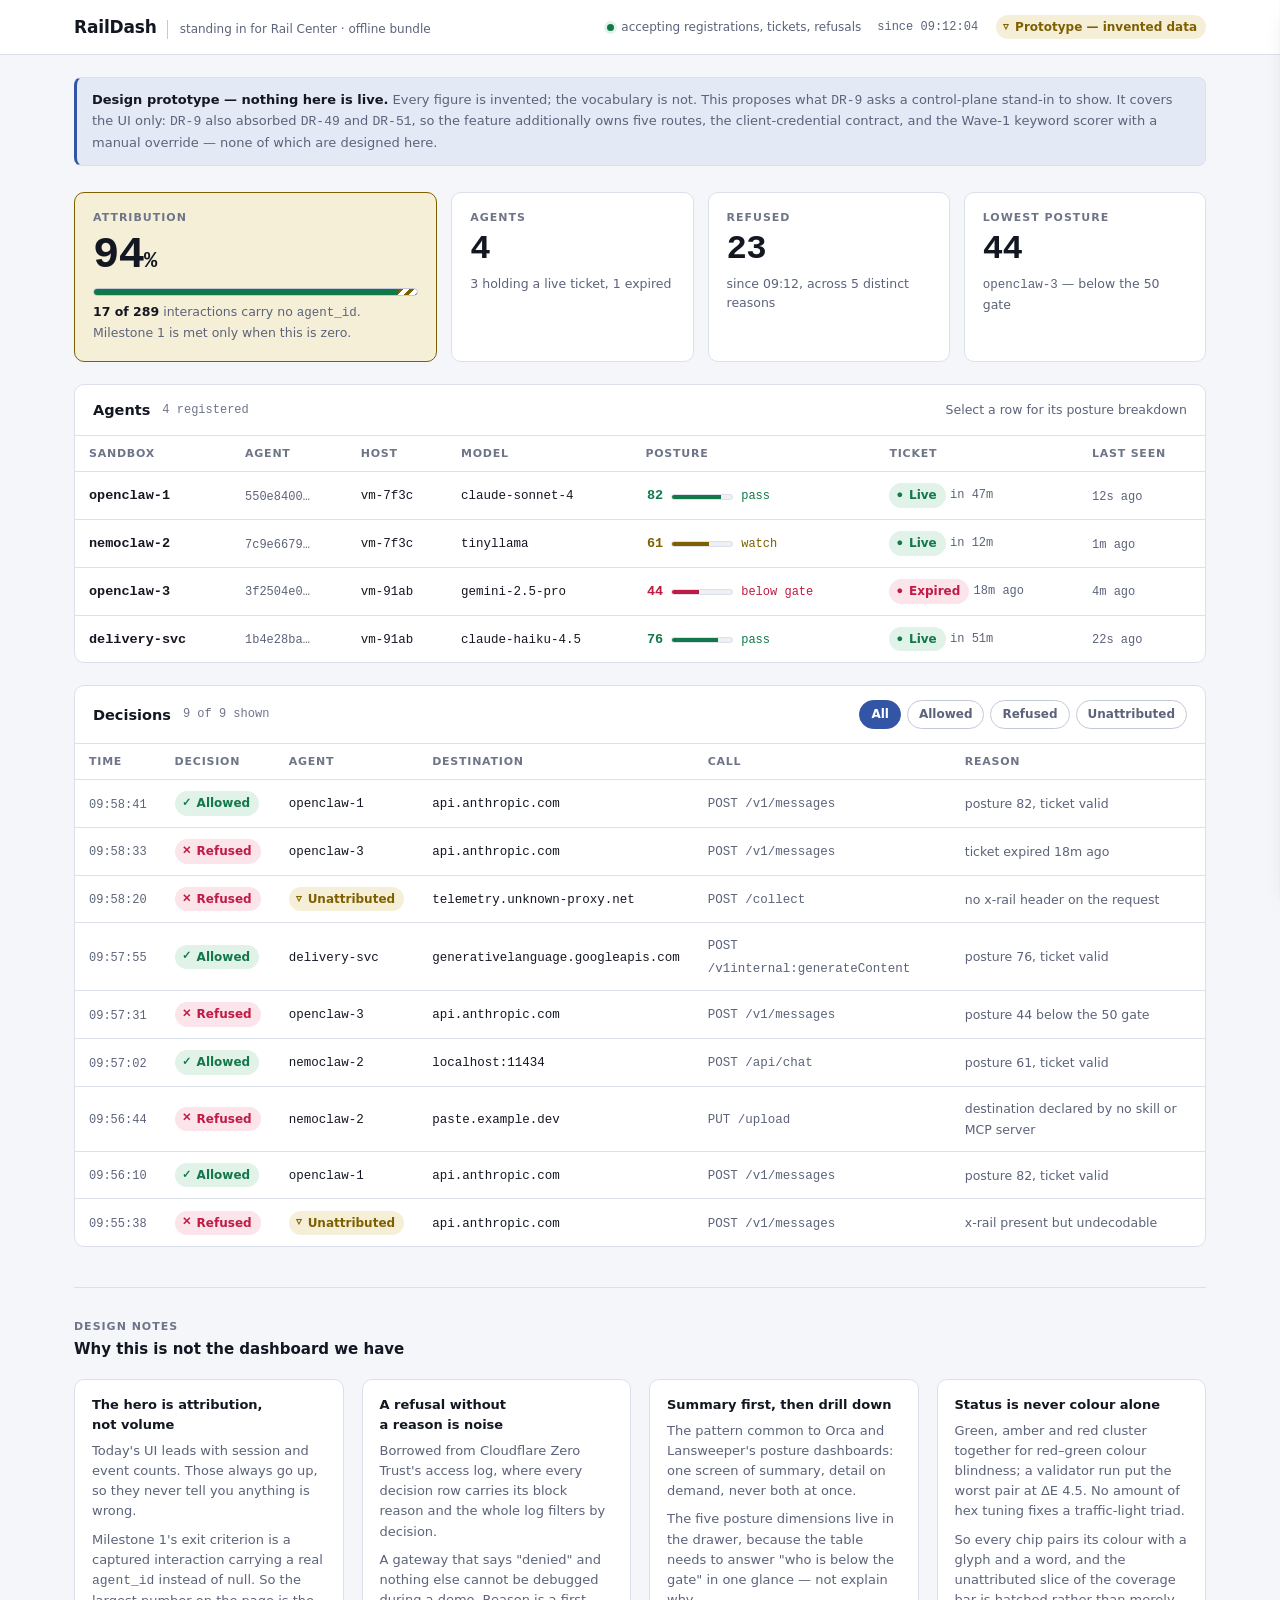
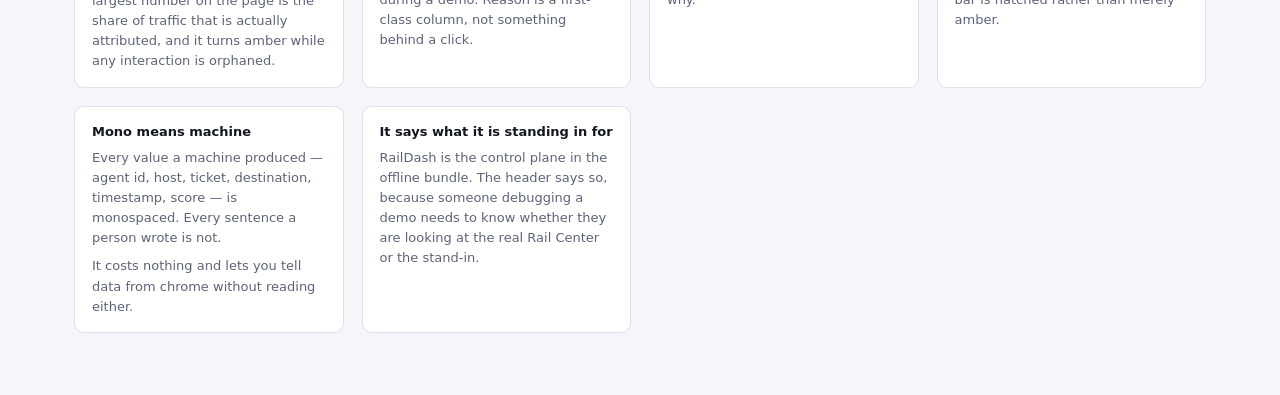
<file: docs/design/control-plane-ui-prototype.html>
<!DOCTYPE html>
<meta charset="utf-8">
<meta name="viewport" content="width=device-width, initial-scale=1">
<title>RailDash Control Room</title>
<style>
  /* ── Tokens ───────────────────────────────────────────────────────────
     Light is the complete palette on bare :root. Dark redefines only these
     values, twice: once for prefers-color-scheme (guarded so an explicit
     light choice still wins) and once for the [data-theme] stamp. Every
     component below reads tokens only. */
  :root {
    --ground:      #F5F6F9;   /* cool white, biased toward the steel accent */
    --surface:     #FFFFFF;
    --surface-2:   #EEF0F6;
    --line:        #DCE0EA;
    --line-strong: #C3C9D8;
    --ink:         #131722;
    --ink-muted:   #5C637A;
    --ink-faint:   #6E7589;   /* 4.6:1 on surface — carries 11px labels, so AA applies */
    --accent:      #3355A6;   /* steel — structure and links, never status */
    --accent-soft: #E4E9F6;
    /* Signal aspects. Railway vernacular, and the only semantic colours.
       Always paired with a glyph and a word — the triad is not separable
       by hue alone under colour-vision deficiency. */
    --clear:       #12784A;
    --clear-soft:  #E1F2E8;
    --caution:     #7E6000;   /* 5.1:1 on caution-soft */
    --caution-soft:#F6EFD8;
    --danger:      #C11B45;
    --danger-soft: #FBE4EA;
    --shadow: 0 1px 2px rgba(19,23,34,.06), 0 8px 24px -12px rgba(19,23,34,.18);

    --sans: "Segoe UI", system-ui, -apple-system, Roboto, "Helvetica Neue", sans-serif;
    --mono: ui-monospace, "JetBrains Mono", "SF Mono", Menlo, Consolas, monospace;
  }
  @media (prefers-color-scheme: dark) {
    :root:not([data-theme="light"]) {
      --ground:      #0E1117;
      --surface:     #161A22;
      --surface-2:   #1D222C;
      --line:        #272D3A;
      --line-strong: #394153;
      --ink:         #E6E9F0;
      --ink-muted:   #949CB0;
      --ink-faint:   #8A92A8;
      --accent:      #8AA6EE;
      --accent-soft: #1C2436;
      --clear:       #54C58C;
      --clear-soft:  #14281F;
      --caution:     #D9B04A;
      --caution-soft:#2A2314;
      --danger:      #F2708F;
      --danger-soft: #2E1721;
      --shadow: 0 1px 2px rgba(0,0,0,.4), 0 8px 24px -12px rgba(0,0,0,.6);
    }
  }
  :root[data-theme="dark"] {
    --ground:      #0E1117;
    --surface:     #161A22;
    --surface-2:   #1D222C;
    --line:        #272D3A;
    --line-strong: #394153;
    --ink:         #E6E9F0;
    --ink-muted:   #949CB0;
    --ink-faint:   #8A92A8;
    --accent:      #8AA6EE;
    --accent-soft: #1C2436;
    --clear:       #54C58C;
    --clear-soft:  #14281F;
    --caution:     #D9B04A;
    --caution-soft:#2A2314;
    --danger:      #F2708F;
    --danger-soft: #2E1721;
    --shadow: 0 1px 2px rgba(0,0,0,.4), 0 8px 24px -12px rgba(0,0,0,.6);
  }

  * { box-sizing: border-box; }
  body {
    margin: 0;
    background: var(--ground);
    color: var(--ink);
    font-family: var(--sans);
    font-size: 15px;
    line-height: 1.55;
    -webkit-font-smoothing: antialiased;
  }
  /* Every machine-generated value is mono; every human sentence is sans.
     That single rule tells you what is data and what is chrome. */
  .mono { font-family: var(--mono); font-variant-numeric: tabular-nums; }
  .eyebrow {
    font-size: 11px; letter-spacing: .09em; text-transform: uppercase;
    color: var(--ink-faint); font-weight: 600;
  }
  h1, h2, h3 { text-wrap: balance; margin: 0; }
  a { color: var(--accent); }
  :focus-visible { outline: 2px solid var(--accent); outline-offset: 2px; border-radius: 3px; }

  .wrap { max-width: 1180px; margin: 0 auto; padding: 0 24px 72px; }

  /* ── Identity bar ─────────────────────────────────────────────────── */
  .topbar {
    border-bottom: 1px solid var(--line);
    background: var(--surface);
    position: sticky; top: 0; z-index: 5;
  }
  .topbar-in {
    max-width: 1180px; margin: 0 auto; padding: 14px 24px;
    display: flex; align-items: center; gap: 16px; flex-wrap: wrap;
  }
  .brand { display: flex; align-items: baseline; gap: 10px; }
  .brand-name { font-size: 17px; font-weight: 650; letter-spacing: -.01em; }
  .standin {
    font-size: 12px; color: var(--ink-muted);
    border-left: 1px solid var(--line-strong); padding-left: 12px;
  }
  .spacer { flex: 1 1 auto; }
  .health {
    display: inline-flex; align-items: center; gap: 7px;
    font-size: 12px; color: var(--ink-muted);
  }
  .beacon {
    width: 7px; height: 7px; border-radius: 50%;
    background: var(--clear); box-shadow: 0 0 0 3px var(--clear-soft);
  }

  /* ── Hero band ────────────────────────────────────────────────────── */
  .band {
    display: grid; gap: 14px; margin: 26px 0 22px;
    grid-template-columns: 1.5fr 1fr 1fr 1fr;
  }
  @media (max-width: 900px) { .band { grid-template-columns: 1fr 1fr; } }
  @media (max-width: 560px) { .band { grid-template-columns: 1fr; } }
  .tile {
    background: var(--surface); border: 1px solid var(--line);
    border-radius: 10px; padding: 16px 18px 18px;
    display: flex; flex-direction: column; gap: 6px;
  }
  .tile.hero { border-color: var(--caution); background: var(--caution-soft); }
  .tile .num {
    font-family: var(--mono); font-variant-numeric: tabular-nums;
    font-size: 34px; line-height: 1.05; font-weight: 600; letter-spacing: -.02em;
  }
  .tile.hero .num { font-size: 44px; }
  .tile .sub { font-size: 12.5px; color: var(--ink-muted); }
  .tile .sub strong { color: var(--ink); font-weight: 600; }

  /* Coverage bar — one series, magnitude. No legend needed; the tile names it. */
  .cover { height: 8px; border-radius: 4px; background: var(--surface); overflow: hidden;
           border: 1px solid var(--line-strong); display: flex; margin-top: 4px; }
  .cover i { display: block; height: 100%; }
  .cover .ok  { background: var(--clear); }
  .cover .gap { background: repeating-linear-gradient(135deg,
                  var(--caution) 0 4px, transparent 4px 8px); }

  /* ── Panels ───────────────────────────────────────────────────────── */
  .panel {
    background: var(--surface); border: 1px solid var(--line);
    border-radius: 10px; margin-bottom: 22px; overflow: hidden;
  }
  .panel-head {
    display: flex; align-items: center; gap: 12px; flex-wrap: wrap;
    padding: 14px 18px; border-bottom: 1px solid var(--line);
  }
  .panel-head h2 { font-size: 14.5px; font-weight: 650; }
  .count { font-size: 12px; color: var(--ink-faint); font-family: var(--mono); }

  .scroll { overflow-x: auto; }
  table { border-collapse: collapse; width: 100%; font-size: 13.5px; }
  th {
    text-align: left; font-size: 11px; letter-spacing: .07em; text-transform: uppercase;
    color: var(--ink-faint); font-weight: 600; padding: 9px 14px;
    border-bottom: 1px solid var(--line); white-space: nowrap; background: var(--surface);
  }
  td { padding: 11px 14px; border-bottom: 1px solid var(--line); vertical-align: middle; }
  tbody tr:last-child td { border-bottom: 0; }
  tbody tr.clickable { cursor: pointer; }
  tbody tr.clickable:hover { background: var(--surface-2); }
  tbody tr.clickable:focus-visible { background: var(--surface-2); }

  /* ── Signal chips: colour + glyph + word, never colour alone ──────── */
  .chip {
    display: inline-flex; align-items: center; gap: 6px;
    font-size: 12px; font-weight: 600; padding: 3px 9px 3px 7px;
    border-radius: 999px; white-space: nowrap;
  }
  .chip .g { font-family: var(--mono); font-size: 11px; line-height: 1; }
  .chip.allow  { color: var(--clear);   background: var(--clear-soft); }
  .chip.warn   { color: var(--caution); background: var(--caution-soft); }
  .chip.refuse { color: var(--danger);  background: var(--danger-soft); }
  .chip.none   { color: var(--ink-muted); background: var(--surface-2); }

  .score { display: inline-flex; align-items: center; gap: 8px; }
  .score .v { font-family: var(--mono); font-variant-numeric: tabular-nums;
              font-weight: 600; min-width: 2.2ch; text-align: right; }
  .meter { width: 62px; height: 6px; border-radius: 3px; background: var(--surface-2);
           border: 1px solid var(--line); overflow: hidden; }
  .meter i { display: block; height: 100%; }

  .reason { color: var(--ink-muted); font-size: 12.5px; }
  .dest { font-family: var(--mono); font-size: 12.5px; }
  .id   { font-family: var(--mono); font-size: 12px; color: var(--ink-muted); }

  .filters { display: flex; gap: 6px; flex-wrap: wrap; }
  .fbtn {
    font: inherit; font-size: 12px; font-weight: 600;
    padding: 4px 11px; border-radius: 999px; cursor: pointer;
    border: 1px solid var(--line-strong); background: var(--surface); color: var(--ink-muted);
  }
  /* Text takes the surface token, not a literal white: the accent is a deep
     steel in light and a pale blue in dark, so a fixed white fails one of them. */
  .fbtn[aria-pressed="true"] {
    background: var(--accent); border-color: var(--accent); color: var(--surface);
  }

  /* ── Drawer ───────────────────────────────────────────────────────── */
  .scrim {
    position: fixed; inset: 0; background: rgba(10,13,20,.42);
    opacity: 0; pointer-events: none; transition: opacity .18s ease; z-index: 20;
  }
  .scrim[data-open="1"] { opacity: 1; pointer-events: auto; }
  .drawer {
    position: fixed; top: 0; right: 0; height: 100%; width: min(430px, 92vw);
    background: var(--surface); border-left: 1px solid var(--line);
    transform: translateX(100%); transition: transform .22s cubic-bezier(.4,0,.2,1);
    z-index: 21; overflow-y: auto; box-shadow: var(--shadow);
  }
  .drawer[data-open="1"] { transform: none; }
  @media (prefers-reduced-motion: reduce) {
    .drawer, .scrim { transition: none; }
  }
  .drawer-head { padding: 18px 20px; border-bottom: 1px solid var(--line);
                 display: flex; align-items: flex-start; gap: 12px; }
  .xbtn { font: inherit; border: 1px solid var(--line-strong); background: var(--surface);
          color: var(--ink-muted); border-radius: 7px; cursor: pointer;
          width: 28px; height: 28px; line-height: 1; flex: 0 0 auto; }
  .drawer-body { padding: 18px 20px 40px; display: flex; flex-direction: column; gap: 22px; }
  .kv { display: grid; grid-template-columns: 116px 1fr; gap: 7px 12px; font-size: 13px; }
  .kv dt { color: var(--ink-faint); }
  .kv dd { margin: 0; font-family: var(--mono); font-size: 12.5px; word-break: break-all; }

  .dim { display: flex; flex-direction: column; gap: 9px; }
  .dim-row { display: grid; grid-template-columns: 1fr auto; gap: 4px 10px; font-size: 13px; }
  .dim-row .bar { grid-column: 1 / -1; height: 6px; border-radius: 3px;
                  background: var(--surface-2); border: 1px solid var(--line); overflow: hidden; }
  .dim-row .bar i { display: block; height: 100%; }
  .dim-row .n { font-family: var(--mono); font-variant-numeric: tabular-nums; color: var(--ink-muted); }

  .note { font-size: 12.5px; color: var(--ink-muted); }

  /* ── Design notes ─────────────────────────────────────────────────── */
  .notes { margin-top: 40px; border-top: 1px solid var(--line); padding-top: 26px; }
  .notes h2 { font-size: 15px; margin-bottom: 4px; }
  .notes-grid { display: grid; gap: 18px; grid-template-columns: repeat(auto-fit, minmax(260px, 1fr)); margin-top: 18px; }
  .note-card { background: var(--surface); border: 1px solid var(--line);
               border-radius: 10px; padding: 15px 17px; }
  .note-card h3 { font-size: 13px; margin-bottom: 6px; }
  .note-card p { margin: 0; font-size: 13px; color: var(--ink-muted); }
  .note-card p + p { margin-top: 8px; }
  .banner {
    background: var(--accent-soft); border: 1px solid var(--line);
    border-left: 3px solid var(--accent);
    border-radius: 8px; padding: 12px 15px; font-size: 13px; color: var(--ink-muted);
    margin: 22px 0 0;
  }
  .banner strong { color: var(--ink); }
</style>

<div class="topbar">
  <div class="topbar-in">
    <div class="brand">
      <span class="brand-name">RailDash</span>
      <span class="standin">standing in for Rail Center &middot; offline bundle</span>
    </div>
    <span class="spacer"></span>
    <span class="health"><span class="beacon"></span> accepting registrations, tickets, refusals</span>
    <span class="health mono">since 09:12:04</span>
    <span class="chip warn" style="margin-left:2px"><span class="g">&#9663;</span>Prototype — invented data</span>
  </div>
</div>

<div class="wrap">

  <p class="banner">
    <strong>Design prototype — nothing here is live.</strong> Every figure is
    invented; the vocabulary is not. This proposes what
    <span class="mono">DR-9</span> asks a control-plane stand-in to show. It
    covers the UI only: <span class="mono">DR-9</span> also absorbed
    <span class="mono">DR-49</span> and <span class="mono">DR-51</span>, so the
    feature additionally owns five routes, the client-credential contract, and
    the Wave-1 keyword scorer with a manual override — none of which are
    designed here.
  </p>

  <div class="band">
    <div class="tile hero">
      <span class="eyebrow">Attribution</span>
      <span class="num">94<span style="font-size:22px">%</span></span>
      <div class="cover" role="img" aria-label="94 percent of interactions carry a resolved agent_id; 6 percent are unattributed">
        <i class="ok" style="width:94%"></i><i class="gap" style="width:6%"></i>
      </div>
      <span class="sub"><strong>17 of 289</strong> interactions carry no <span class="mono">agent_id</span>. Milestone 1 is met only when this is zero.</span>
    </div>
    <div class="tile">
      <span class="eyebrow">Agents</span>
      <span class="num">4</span>
      <span class="sub">3 holding a live ticket, 1 expired</span>
    </div>
    <div class="tile">
      <span class="eyebrow">Refused</span>
      <span class="num">23</span>
      <span class="sub">since 09:12, across 5 distinct reasons</span>
    </div>
    <div class="tile">
      <span class="eyebrow">Lowest posture</span>
      <span class="num">44</span>
      <span class="sub"><span class="mono">openclaw-3</span> — below the 50 gate</span>
    </div>
  </div>

  <section class="panel">
    <div class="panel-head">
      <h2>Agents</h2>
      <span class="count">4 registered</span>
      <span class="spacer"></span>
      <span class="note">Select a row for its posture breakdown</span>
    </div>
    <div class="scroll">
      <table>
        <thead>
          <tr>
            <th>Sandbox</th><th>Agent</th><th>Host</th><th>Model</th>
            <th>Posture</th><th>Ticket</th><th>Last seen</th>
          </tr>
        </thead>
        <tbody id="agents"></tbody>
      </table>
    </div>
  </section>

  <section class="panel">
    <div class="panel-head">
      <h2>Decisions</h2>
      <span class="count" id="dcount"></span>
      <span class="spacer"></span>
      <div class="filters" role="group" aria-label="Filter decisions">
        <button class="fbtn" data-f="all" aria-pressed="true">All</button>
        <button class="fbtn" data-f="allow" aria-pressed="false">Allowed</button>
        <button class="fbtn" data-f="refuse" aria-pressed="false">Refused</button>
        <button class="fbtn" data-f="orphan" aria-pressed="false">Unattributed</button>
      </div>
    </div>
    <div class="scroll">
      <table>
        <thead>
          <tr>
            <th>Time</th><th>Decision</th><th>Agent</th>
            <th>Destination</th><th>Call</th><th>Reason</th>
          </tr>
        </thead>
        <tbody id="decisions"></tbody>
      </table>
    </div>
  </section>



  <section class="notes">
    <span class="eyebrow">Design notes</span>
    <h2>Why this is not the dashboard we have</h2>
    <div class="notes-grid">

      <div class="note-card">
        <h3>The hero is attribution, not volume</h3>
        <p>Today's UI leads with session and event counts. Those always go up, so
          they never tell you anything is wrong.</p>
        <p>Milestone 1's exit criterion is a captured interaction carrying a real
          <span class="mono">agent_id</span> instead of null. So the largest number
          on the page is the share of traffic that is actually attributed, and it
          turns amber while any interaction is orphaned.</p>
      </div>

      <div class="note-card">
        <h3>A refusal without a reason is noise</h3>
        <p>Borrowed from Cloudflare Zero Trust's access log, where every decision
          row carries its block reason and the whole log filters by decision.</p>
        <p>A gateway that says "denied" and nothing else cannot be debugged during
          a demo. Reason is a first-class column, not something behind a click.</p>
      </div>

      <div class="note-card">
        <h3>Summary first, then drill down</h3>
        <p>The pattern common to Orca and Lansweeper's posture dashboards: one
          screen of summary, detail on demand, never both at once.</p>
        <p>The five posture dimensions live in the drawer, because the table needs
          to answer "who is below the gate" in one glance — not explain why.</p>
      </div>

      <div class="note-card">
        <h3>Status is never colour alone</h3>
        <p>Green, amber and red cluster together for red–green colour blindness;
          a validator run put the worst pair at &Delta;E&nbsp;4.5. No amount of hex
          tuning fixes a traffic-light triad.</p>
        <p>So every chip pairs its colour with a glyph and a word, and the
          unattributed slice of the coverage bar is hatched rather than merely
          amber.</p>
      </div>

      <div class="note-card">
        <h3>Mono means machine</h3>
        <p>Every value a machine produced — agent id, host, ticket, destination,
          timestamp, score — is monospaced. Every sentence a person wrote is not.</p>
        <p>It costs nothing and lets you tell data from chrome without reading
          either.</p>
      </div>

      <div class="note-card">
        <h3>It says what it is standing in for</h3>
        <p>RailDash is the control plane in the offline bundle. The header says so,
          because someone debugging a demo needs to know whether they are looking
          at the real Rail Center or the stand-in.</p>
      </div>

    </div>
  </section>
</div>

<div class="scrim" id="scrim"></div>
<aside class="drawer" id="drawer" role="dialog" aria-modal="true" aria-labelledby="dtitle" tabindex="-1">
  <div class="drawer-head">
    <div style="flex:1 1 auto">
      <span class="eyebrow">Agent</span>
      <h2 id="dtitle" style="font-size:16px">—</h2>
    </div>
    <button class="xbtn" id="dclose" aria-label="Close">&times;</button>
  </div>
  <div class="drawer-body" id="dbody"></div>
</aside>

<script>
  // ── Representative data, in the project's own vocabulary ────────────
  const AGENTS = [
    { sandbox:"openclaw-1", id:"550e8400-e29b-41d4-a716-446655440000", host:"vm-7f3c",
      model:"claude-sonnet-4", provider:"anthropic", posture:82, ticket:"live",
      expires:"in 47m", seen:"12s ago", fingerprint:"f6e5d4c3b2a1",
      dims:{ "Host & identity":90, "Secrets hygiene":74, "Model & egress":88,
             "Tool & MCP reach":80, "Skills":78 },
      note:"Two API keys present as mounted references rather than plaintext." },
    { sandbox:"nemoclaw-2", id:"7c9e6679-7425-40de-944b-e07fc1f90ae7", host:"vm-7f3c",
      model:"tinyllama", provider:"local", posture:61, ticket:"live",
      expires:"in 12m", seen:"1m ago", fingerprint:"a1b2c3d4e5f6",
      dims:{ "Host & identity":85, "Secrets hygiene":41, "Model & egress":70,
             "Tool & MCP reach":55, "Skills":64 },
      note:"Three secrets sit in plaintext environment variables." },
    { sandbox:"openclaw-3", id:"3f2504e0-4f89-11d3-9a0c-0305e82c3301", host:"vm-91ab",
      model:"gemini-2.5-pro", provider:"google", posture:44, ticket:"expired",
      expires:"18m ago", seen:"4m ago", fingerprint:"9d8c7b6a5e4f",
      dims:{ "Host & identity":52, "Secrets hygiene":30, "Model & egress":38,
             "Tool & MCP reach":45, "Skills":58 },
      note:"Reaches a base URL that matches no known provider — classified unknown_proxy." },
    { sandbox:"delivery-svc", id:"1b4e28ba-2fa1-11d2-883f-0016d3cca427", host:"vm-91ab",
      model:"claude-haiku-4.5", provider:"anthropic", posture:76, ticket:"live",
      expires:"in 51m", seen:"22s ago", fingerprint:"5e4f3a2b1c0d",
      dims:{ "Host & identity":88, "Secrets hygiene":70, "Model & egress":82,
             "Tool & MCP reach":66, "Skills":72 },
      note:"Registered by the sample delivery service." }
  ];

  const DECISIONS = [
    { t:"09:58:41", d:"allow",  a:"openclaw-1",  dest:"api.anthropic.com",
      call:"POST /v1/messages", why:"posture 82, ticket valid" },
    { t:"09:58:33", d:"refuse", a:"openclaw-3",  dest:"api.anthropic.com",
      call:"POST /v1/messages", why:"ticket expired 18m ago" },
    { t:"09:58:20", d:"refuse", a:null,          dest:"telemetry.unknown-proxy.net",
      call:"POST /collect",     why:"no x-rail header on the request" },
    { t:"09:57:55", d:"allow",  a:"delivery-svc", dest:"generativelanguage.googleapis.com",
      call:"POST /v1internal:generateContent", why:"posture 76, ticket valid" },
    { t:"09:57:31", d:"refuse", a:"openclaw-3",  dest:"api.anthropic.com",
      call:"POST /v1/messages", why:"posture 44 below the 50 gate" },
    { t:"09:57:02", d:"allow",  a:"nemoclaw-2",  dest:"localhost:11434",
      call:"POST /api/chat",    why:"posture 61, ticket valid" },
    { t:"09:56:44", d:"refuse", a:"nemoclaw-2",  dest:"paste.example.dev",
      call:"PUT /upload",       why:"destination declared by no skill or MCP server" },
    { t:"09:56:10", d:"allow",  a:"openclaw-1",  dest:"api.anthropic.com",
      call:"POST /v1/messages", why:"posture 82, ticket valid" },
    { t:"09:55:38", d:"refuse", a:null,          dest:"api.anthropic.com",
      call:"POST /v1/messages", why:"x-rail present but undecodable" }
  ];

  const esc = s => String(s).replace(/[&<>"]/g, c => ({ "&":"&amp;","<":"&lt;",">":"&gt;",'"':"&quot;" }[c]));
  const postureColour = v => v >= 70 ? "var(--clear)" : v >= 50 ? "var(--caution)" : "var(--danger)";
  // The same rule the chips follow: never hue alone. A score is the one place
  // it is tempting to skip, and the one place it matters most.
  const postureWord = v => v >= 70 ? "pass" : v >= 50 ? "watch" : "below gate";

  function ticketChip(state, expires) {
    if (state === "live")    return `<span class="chip allow"><span class="g">&#9679;</span>Live</span>
                                     <span class="id"> ${esc(expires)}</span>`;
    if (state === "expired") return `<span class="chip refuse"><span class="g">&#9679;</span>Expired</span>
                                     <span class="id"> ${esc(expires)}</span>`;
    return `<span class="chip none"><span class="g">&#9675;</span>None</span>`;
  }

  document.getElementById("agents").innerHTML = AGENTS.map((a, i) => `
    <tr class="clickable" tabindex="0" data-i="${i}">
      <td><strong class="mono">${esc(a.sandbox)}</strong></td>
      <td><span class="id">${esc(a.id.slice(0, 8))}…</span></td>
      <td><span class="mono" style="font-size:12.5px">${esc(a.host)}</span></td>
      <td><span class="mono" style="font-size:12.5px">${esc(a.model)}</span></td>
      <td>
        <span class="score">
          <span class="v" style="color:${postureColour(a.posture)}">${a.posture}</span>
          <span class="meter"><i style="width:${a.posture}%;background:${postureColour(a.posture)}"></i></span>
          <span class="id" style="color:${postureColour(a.posture)}">${postureWord(a.posture)}</span>
        </span>
      </td>
      <td>${ticketChip(a.ticket, a.expires)}</td>
      <td><span class="id">${esc(a.seen)}</span></td>
    </tr>`).join("");

  const decisionChip = d => d === "allow"
    ? `<span class="chip allow"><span class="g">&#10003;</span>Allowed</span>`
    : `<span class="chip refuse"><span class="g">&#10005;</span>Refused</span>`;

  function renderDecisions(filter) {
    const rows = DECISIONS.filter(r =>
      filter === "all" ? true :
      filter === "orphan" ? r.a === null : r.d === filter);
    document.getElementById("decisions").innerHTML = rows.map(r => `
      <tr>
        <td><span class="id">${esc(r.t)}</span></td>
        <td>${decisionChip(r.d)}</td>
        <td>${r.a
          ? `<span class="mono" style="font-size:12.5px">${esc(r.a)}</span>`
          : `<span class="chip warn"><span class="g">&#9663;</span>Unattributed</span>`}</td>
        <td><span class="dest">${esc(r.dest)}</span></td>
        <td><span class="dest" style="color:var(--ink-muted)">${esc(r.call)}</span></td>
        <td><span class="reason">${esc(r.why)}</span></td>
      </tr>`).join("");
    document.getElementById("dcount").textContent =
      `${rows.length} of ${DECISIONS.length} shown`;
  }
  renderDecisions("all");

  document.querySelectorAll(".fbtn").forEach(b => b.addEventListener("click", () => {
    document.querySelectorAll(".fbtn").forEach(o => o.setAttribute("aria-pressed", String(o === b)));
    renderDecisions(b.dataset.f);
  }));

  // ── Drawer ──────────────────────────────────────────────────────────
  const drawer = document.getElementById("drawer");
  const scrim  = document.getElementById("scrim");
  let lastFocus = null;

  function openAgent(i) {
    const a = AGENTS[i];
    lastFocus = document.activeElement;
    document.getElementById("dtitle").textContent = a.sandbox;
    const mine = DECISIONS.filter(r => r.a === a.sandbox);
    document.getElementById("dbody").innerHTML = `
      <div>
        <span class="eyebrow">What it was given</span>
        <dl class="kv" style="margin-top:8px">
          <dt>agent_id</dt><dd>${esc(a.id)}</dd>
          <dt>host_id</dt><dd>${esc(a.host)}</dd>
          <dt>fingerprint</dt><dd>${esc(a.fingerprint)}</dd>
          <dt>provider</dt><dd>${esc(a.provider)} / ${esc(a.model)}</dd>
          <dt>ticket</dt><dd>${a.ticket === "live" ? "valid, expires " + esc(a.expires)
                                                   : "expired " + esc(a.expires)}</dd>
        </dl>
      </div>
      <div>
        <span class="eyebrow">Posture — five dimensions</span>
        <div class="dim" style="margin-top:10px">
          ${Object.entries(a.dims).map(([k, v]) => `
            <div class="dim-row">
              <span>${esc(k)}</span><span class="n">${v}</span>
              <span class="bar"><i style="width:${v}%;background:${postureColour(v)}"></i></span>
            </div>`).join("")}
        </div>
        <p class="note" style="margin:12px 0 0">${esc(a.note)}</p>
      </div>
      <div>
        <span class="eyebrow">Recent decisions</span>
        <div style="margin-top:10px;display:flex;flex-direction:column;gap:8px">
          ${mine.length ? mine.map(r => `
            <div style="display:flex;gap:9px;align-items:center;flex-wrap:wrap">
              ${decisionChip(r.d)}
              <span class="dest">${esc(r.dest)}</span>
              <span class="reason">${esc(r.why)}</span>
            </div>`).join("")
            : `<p class="note" style="margin:0">No calls in the current window.</p>`}
        </div>
      </div>`;
    drawer.dataset.open = "1"; scrim.dataset.open = "1";
    drawer.focus();
  }
  function closeDrawer() {
    if (drawer.dataset.open !== "1") return;   // otherwise a later Escape yanks
    drawer.dataset.open = ""; scrim.dataset.open = "";
    if (lastFocus) { lastFocus.focus(); lastFocus = null; }
  }
  document.getElementById("agents").addEventListener("click", e => {
    const tr = e.target.closest("tr[data-i]"); if (tr) openAgent(+tr.dataset.i);
  });
  document.getElementById("agents").addEventListener("keydown", e => {
    if (e.key !== "Enter" && e.key !== " ") return;
    const tr = e.target.closest("tr[data-i]");
    if (tr) { e.preventDefault(); openAgent(+tr.dataset.i); }
  });
  document.getElementById("dclose").addEventListener("click", closeDrawer);
  scrim.addEventListener("click", closeDrawer);
  document.addEventListener("keydown", e => { if (e.key === "Escape") closeDrawer(); });
</script>
</file>
